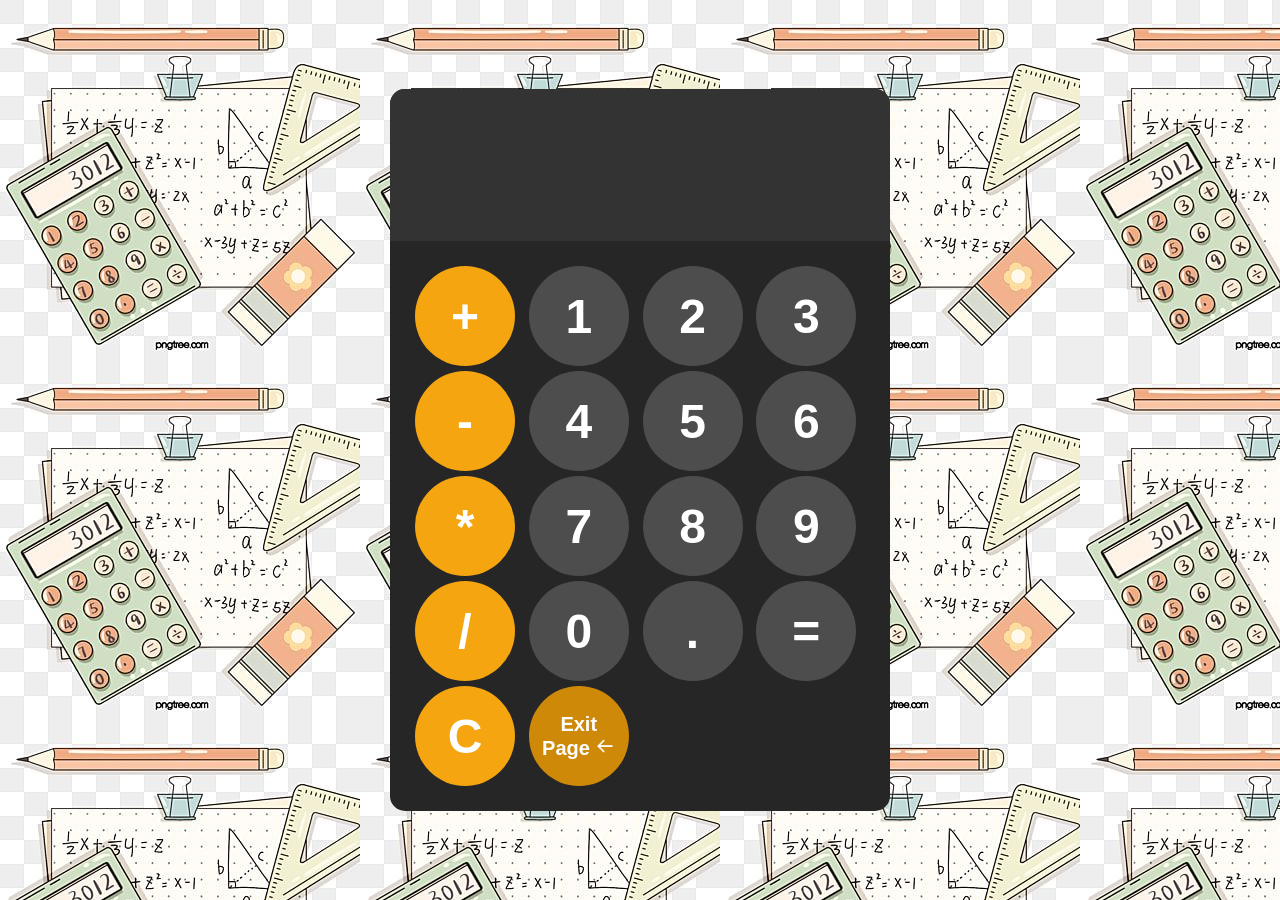
<file: JavaScript Project/Calculator/index.html>
<!DOCTYPE html>
<html lang="en">
  <head>
    <meta charset="UTF-8" />
    <meta name="viewport" content="width=device-width, initial-scale=1.0" />
    <title>Calculator</title>
    <link href='https://unpkg.com/boxicons@2.1.4/css/boxicons.min.css' rel='stylesheet'>
    <link rel="stylesheet" href="./styles/style.css" />
    <script src="./scripts/main.js"></script>
  </head>

  <body>
    <div id="calculator">
      <input id="display" readonly />
      <div id="keys">
        <button onclick="appendToDisplay('+')" class="button-color">+</button>
        <button onclick="appendToDisplay('1')">1</button>
        <button onclick="appendToDisplay('2')">2</button>
        <button onclick="appendToDisplay('3')">3</button>
        <button onclick="appendToDisplay('-')" class="button-color">-</button>
        <button onclick="appendToDisplay('4')">4</button>
        <button onclick="appendToDisplay('5')">5</button>
        <button onclick="appendToDisplay('6')">6</button>
        <button onclick="appendToDisplay('*')" class="button-color">*</button>
        <button onclick="appendToDisplay('7')">7</button>
        <button onclick="appendToDisplay('8')">8</button>
        <button onclick="appendToDisplay('9')">9</button>
        <button onclick="appendToDisplay('/')" class="button-color">/</button>
        <button onclick="appendToDisplay('0')">0</button>
        <button onclick="appendToDisplay('.')">.</button>
        <button onclick="calculate()">=</button>
        <button onclick="clearDisplay()" class="button-color">C</button>
        <button class="menu">
          <a href="./presentation.html">Exit Page</a>
          <i class='bx bx-arrow-back'></i>
        </button>
      </div>
    </div>
  </body>
</html>
</file>
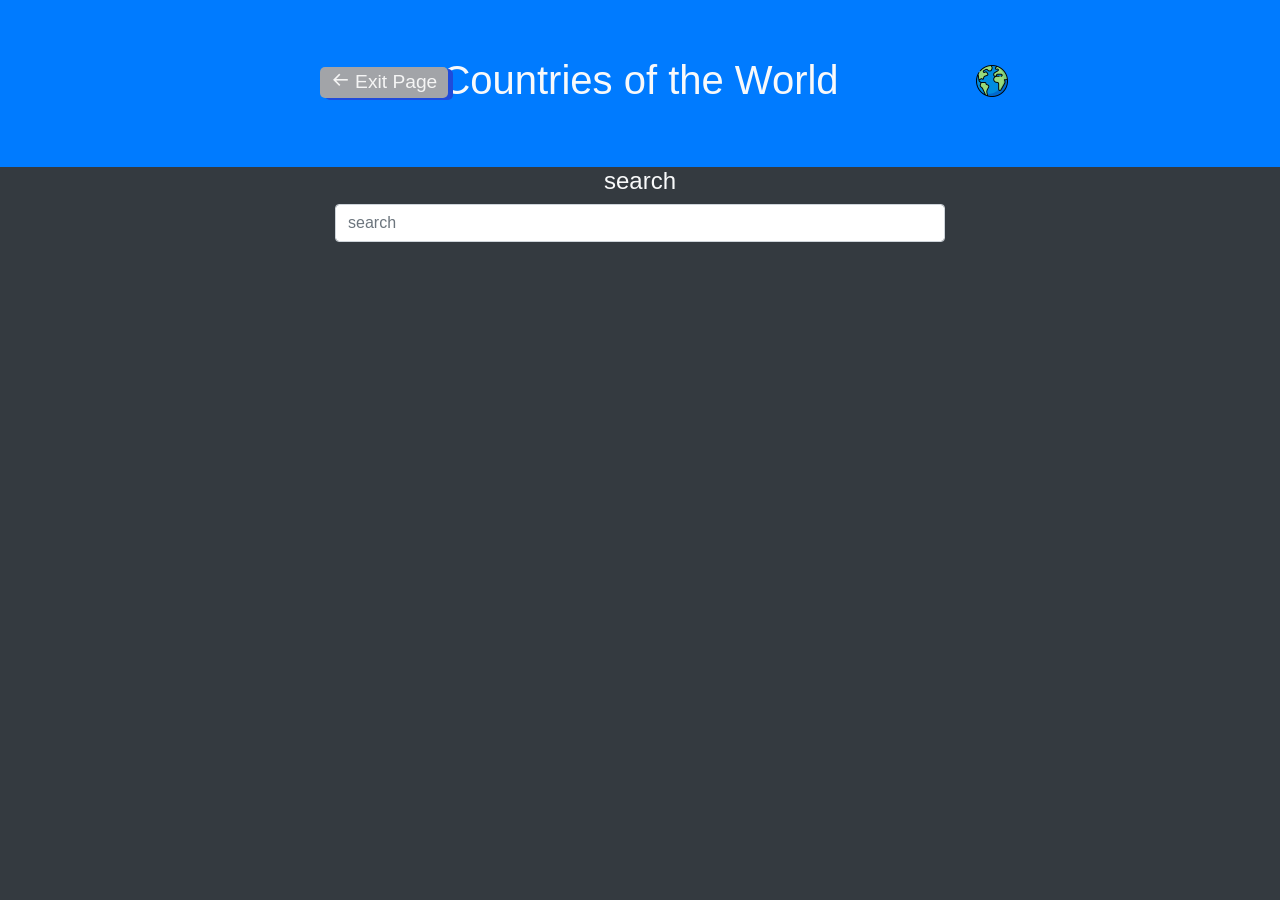
<file: JavaScript Project/Countries of the World/index.html>
<!DOCTYPE html>
<html lang="en">
  <head>
    <meta charset="UTF-8" />
    <meta name="viewport" content="width=device-width, initial-scale=1.0" />
    <title>JS-Countries-project</title>

    <link rel="stylesheet" href="./styles/style.css" />
    <script src="./scripts/script.js" async defer type="module"></script>
    <link
      href="https://unpkg.com/boxicons@2.1.4/css/boxicons.min.css"
      rel="stylesheet"
    />

    <!-- Font Awsome Link -->
    <link
      rel="stylesheet"
      href="https://cdnjs.cloudflare.com/ajax/libs/font-awesome/4.7.0/css/font-awesome.min.css"
    />
    <!-- Bootstrap link -->
    <link
      rel="stylesheet"
      href="https://cdn.jsdelivr.net/npm/bootstrap@4.3.1/dist/css/bootstrap.min.css"
      integrity="sha384-ggOyR0iXCbMQv3Xipma34MD+dH/1fQ784/j6cY/iJTQUOhcWr7x9JvoRxT2MZw1T"
      crossorigin="anonymous"
    />
  </head>

  <body class="bg-dark">
    <div class="bg-primary">
        <img class="img" src="/JavaScript Project/Countries of the World/images/earth (1).png" alt="">
      <h1 class="text-center text-light p-4">Countries of the World</h1>
      <button class="button">
        <i class="bx bx-arrow-back"></i>
        <a href="./presentation.html"
          ><span style="color: whitesmoke; text-decoration: none"
            >Exit Page</span
          ></a
        >
      </button>
    </div>

    <h4 class="text-center text-light">search</h4>
    <div class="m-auto mt-1 d-flex col-md-6 col-sm-12">
      <input
        type="text"
        class="form-control"
        id="search"
        placeholder="search"
      />
    </div>

    <div
      id="cards"
      class="container d-flex flex-wrap justify-content-center"
    ></div>
  </body>
</html>
</file>
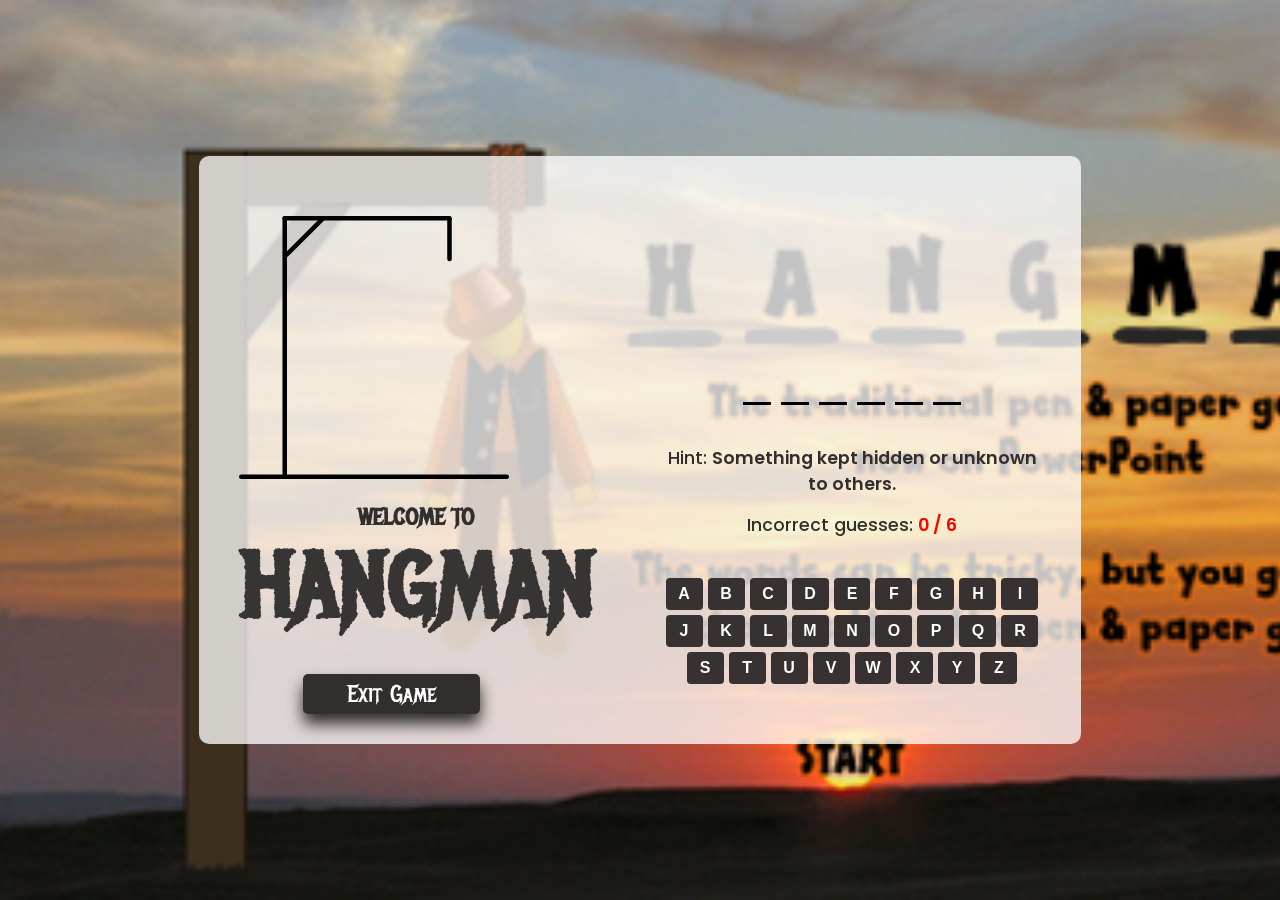
<file: JavaScript Project/Hangman/index.html>
<!DOCTYPE html>
<html lang="en">

<head>
    <meta charset="UTF-8">
    <meta name="viewport" content="width=device-width, initial-scale=1.0">
    <title>Hangman</title>
    <link rel="stylesheet" href="styles/style.css">
    <script type="module" src="scripts/word-list.js" defer></script>
    <script type="module" src="scripts/main.js" defer></script>
    
</head>

<body>
    <div class="game-modal">
        <div class="content">
            <img src="images/lost.gif" alt="gif">
            <h4>Game Over!</h4>
            <p>The correct word was: <b>rainbow</b></p>
            <button class="play-again">Play Again</button>
        </div>
    </div>
    <div class="container">
        <div class="hangman-box">
            <img src="images/hangman-0.svg" alt="hangman-img">
            <h1>Welcome to<br><span style="font-size: 90px; color: rgb(55, 52, 52);">
                    HANGMAN</span></h1>
                    <button class="button">
                        <a href="./presentation.html">Exit Game</a>
                    </button>
        </div>
        <div class="game-box">
            <ul class="word-display">
                
                <li class="letter"></li>
                <li class="letter guessed">a</li>
                <li class="letter"></li>
                <li class="letter"></li>
                <li class="letter"></li>
                <li class="letter"></li>
            </ul>
            <h4 class="hint-text">
                Hint:
                <b>Lorem ipsum dolor sit amet consectetur adipisicing elit.</b>
            </h4>
            <h4 class="guesses-text">
                Incorrect guesses:
                <b>0 / 6</b>
            </h4>
            <div class="keyboard"></div>
        </div>
    </div>
    </div>
</body>

</html>
</file>
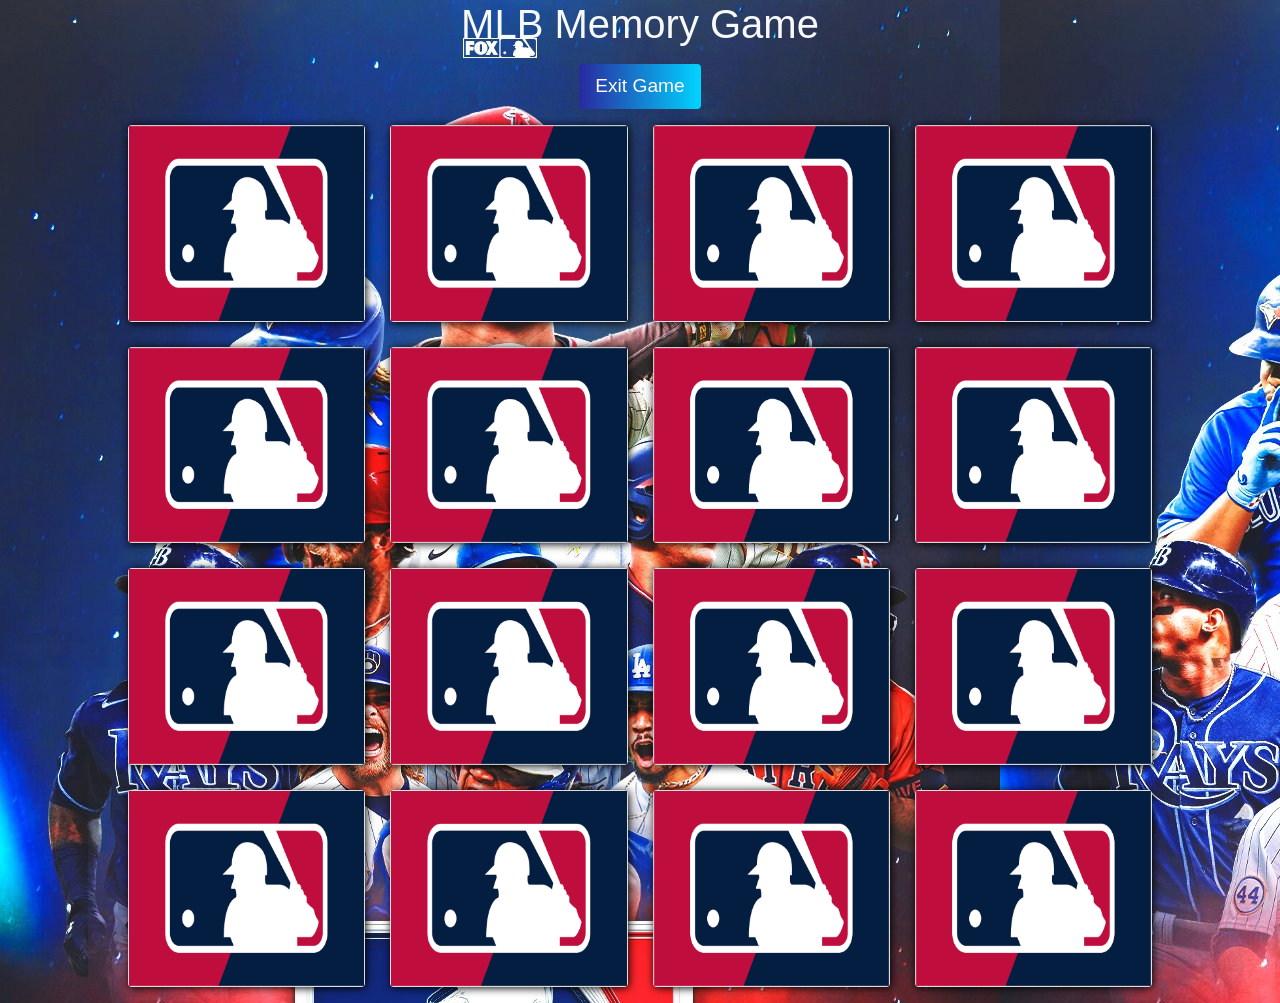
<file: JavaScript Project/Memory Game/index.html>
<!DOCTYPE html>
<html lang="en">

<head>
    <meta charset="UTF-8">
    <meta name="viewport" content="width=device-width, initial-scale=1.0">
    <title>Memory Game</title>
    <link rel="stylesheet" href="https://cdnjs.cloudflare.com/ajax/libs/font-awesome/4.7.0/css/font-awesome.min.css">
    <!-- Bootstrap link -->
    <link rel="stylesheet" href="https://cdn.jsdelivr.net/npm/bootstrap@4.3.1/dist/css/bootstrap.min.css"
        integrity="sha384-ggOyR0iXCbMQv3Xipma34MD+dH/1fQ784/j6cY/iJTQUOhcWr7x9JvoRxT2MZw1T" crossorigin="anonymous">

    <script type="module" src="scripts/main.js"></script>
    <link rel="stylesheet" href="./styles/style.css">
</head>

<body id="background">
    <div class="bg-transparent">
        <h1 class="text-center text-light p-6">MLB Memory Game</h1>
    </div>
    <button class="button">
        <a href="./presentation.html">Exit Game</a>
    </button>
    
    <div id="grid-container"></div>
</body>

</html>
</file>
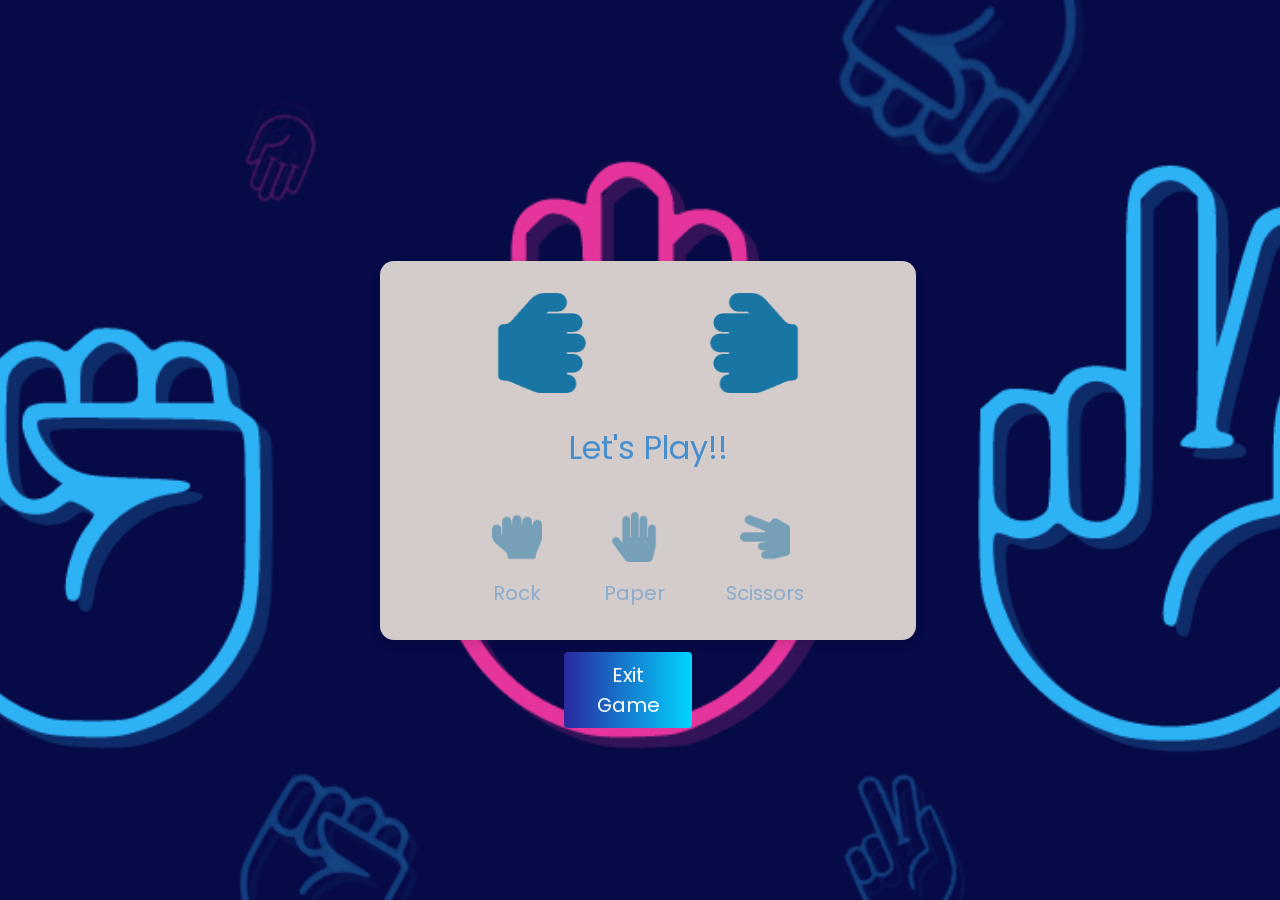
<file: JavaScript Project/Rock-Paper-Scissors/index.html>
<!DOCTYPE html>
<html lang="en">
  <head>
    <meta charset="UTF-8" />
    <meta http-equiv="X-UA-Compatible" content="IE=edge" />
    <meta name="viewport" content="width=device-width, initial-scale=1.0" />
    <title>Rock-Paper-Scissors</title>
    <link rel="stylesheet" href="./styles/style.css" />
    <script type="module" src="./scripts/main.js" defer></script>
  </head>

  <body>
    
    <section class="container">
      <div class="result_field">
        <div class="result_images">
          <span class="user_result">
            <img src="images/rock.png" alt="" />
          </span>
          <span class="cpu_result">
            <img src="images/rock.png" alt="" />
          </span>
        </div>
        <div class="result">Let's Play!!</div>
      </div>

      <div class="option_images">
        <span class="option_image">
          <img src="images/rock.png" alt="" />
          <p>Rock</p>
        </span>
        <span class="option_image">
          <img src="images/paper.png" alt="" />
          <p>Paper</p>
        </span>
        <span class="option_image">
          <img src="images/scissors.png" alt="" />
          <p>Scissors</p>
        </span>
      </div>
    </section>

    <button class="button">
      <a href="./presentation.html">Exit Game</a>
    </button>
  </body>
</html>
</file>
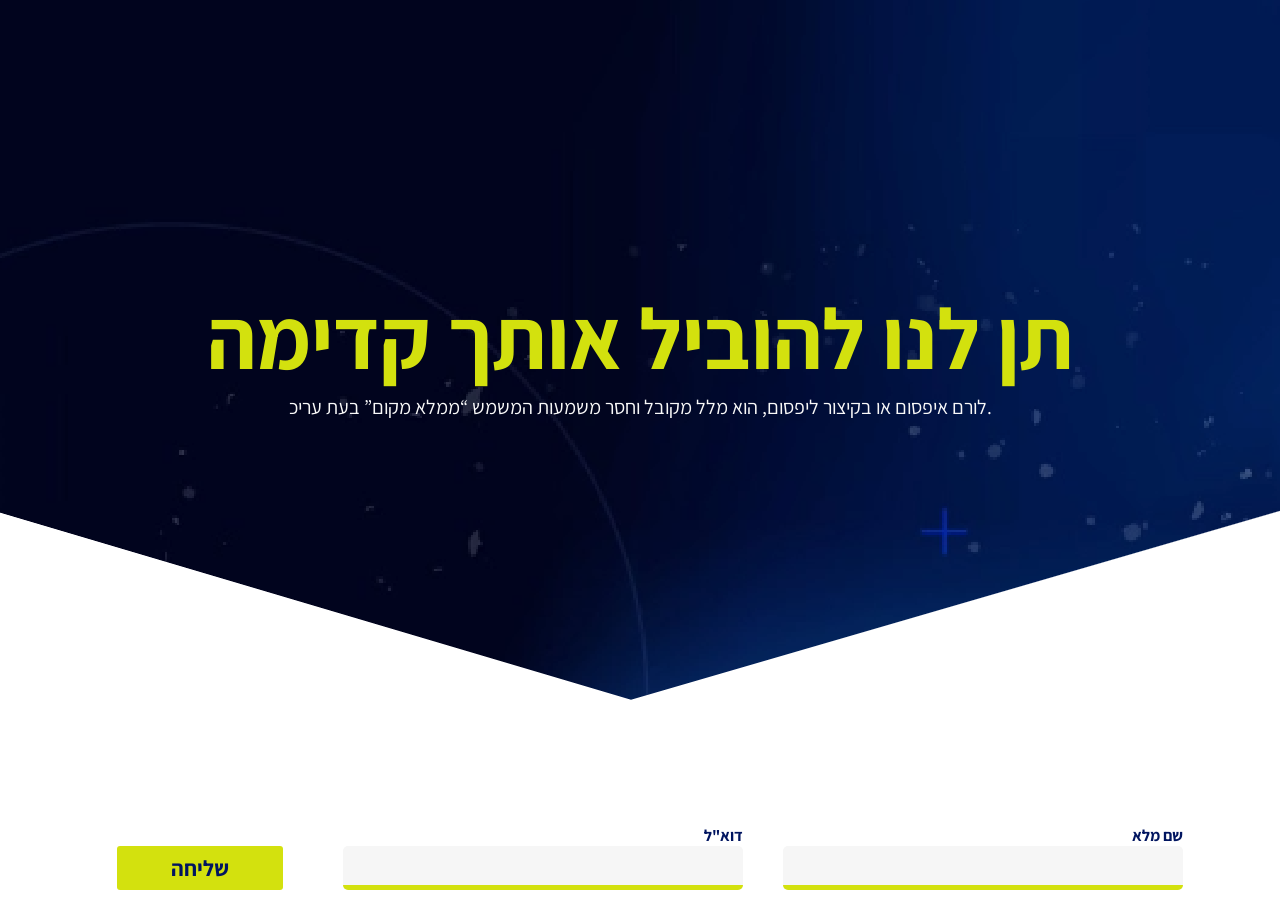
<file: HTMLProjects/BlueMoon/BlueMoon.html>
<!DOCTYPE html>
<html lang="en">

<head>
    <meta charset="UTF-8">
    <meta name="viewport" content="width=device-width, initial-scale=1.0">
    <title>Blue Moon</title>
    <link rel="preconnect" href="https://fonts.googleapis.com">
    <link rel="preconnect" href="https://fonts.gstatic.com" crossorigin>
    <link href="https://fonts.googleapis.com/css2?family=Assistant&display=swap" rel="stylesheet">
    <link rel="stylesheet" href="./BlueMoon.css">

</head>


<body>
    <div class="container">
        <section>
            <!-- <img id="background" src="../BlueMoon/images/Path 15.png" alt="Landing3"> -->
            <h1>תן לנו להוביל אותך קדימה</h1>

            <p>לורם איפסום או בקיצור ליפסום, הוא מלל מקובל וחסר משמעות המשמש “ממלא מקום” בעת עריכ.</p>
        </section>
        <div class="container-box">
            <button class="button">שליחה</button>

            <div class="email">
                <label for="lname">דוא"ל</label>
                <input type="text" id="lname" name="lname">
            </div>
            <div class="fullname">
                <label for="fname">שם מלא</label>
                <input type="text" id="fname" name="fname">
            </div>




        </div>
    </div>
</body>

</html>
</file>
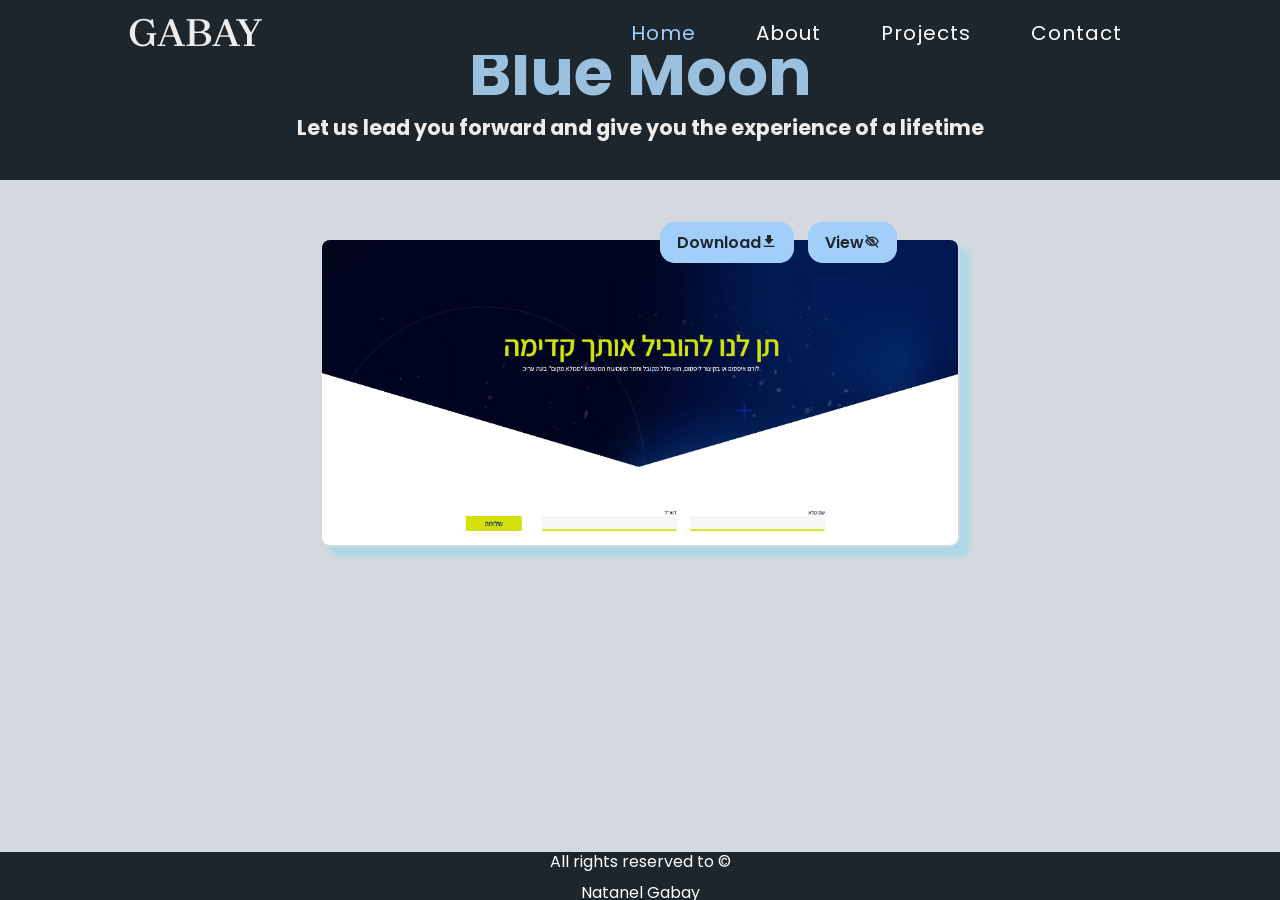
<file: HTMLProjects/BlueMoon/presentationBlueMoon.html>
<!DOCTYPE html>
<html lang="en">

<head>
    <meta charset="UTF-8">
    <meta name="viewport" content="width=device-width, initial-scale=1.0">
    <link href="https://fonts.googleapis.com/css2?family=Brygada+1918&family=Poppins:wght@200&display=swap"
        rel="stylesheet">
    <link href='https://unpkg.com/boxicons@2.1.4/css/boxicons.min.css' rel='stylesheet'>
    <link rel="stylesheet" href="./presentaionBlueMoon.css">
    <title>Project Blue Moon</title>

</head>

<body>

    <header>
        <div class="logo">GABAY</div>

        <div class="navbar">
            <a href="../../MyPortfolio/index.html#home" class="active">Home</a>
            <a href="../../MyPortfolio/index.html#about">About</a>
            <a href="../../MyPortfolio/index.html#projects">Projects</a>
            <a href="../../MyPortfolio/index.html#contact">Contact</a>
        </div>

    </header>

    <div class="body-content">
        <h1>Blue Moon</h1>
        <h3>Let us lead you forward and give you the experience of a lifetime</h3>
        <img src="./images/bluemoon.jpg.png" alt="blue moon" class="body-image">
    </div>

    <div class="btn-box">
        <a href="../../zipProjects/BlueMoon.zip">Download<i class='bx bxs-download'></i></a>
        <a href="./BlueMoon.html">View<i class='bx bx-low-vision'></i></a>
    </div>

    <footer>
        <p>All rights reserved to &copy;</p>
        <p>Natanel Gabay</p>
    </footer>

</body>

</html>
</file>
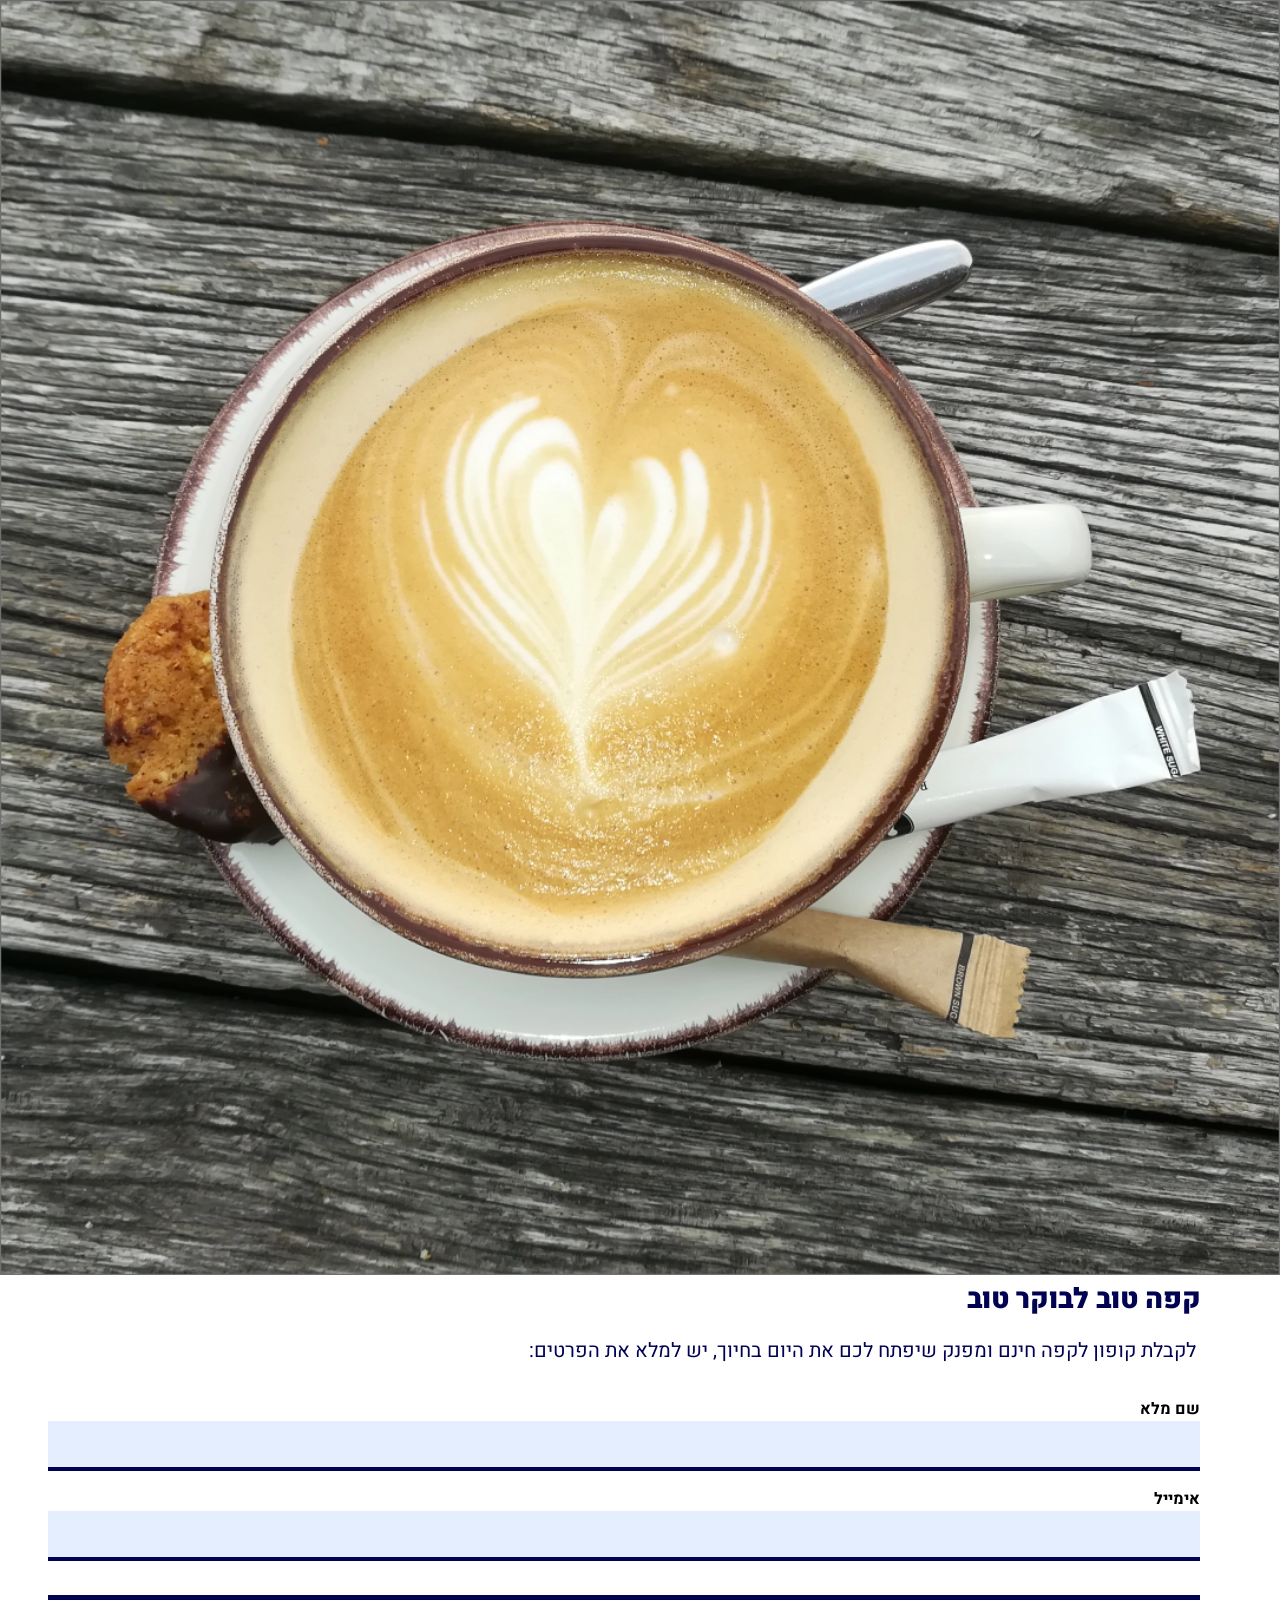
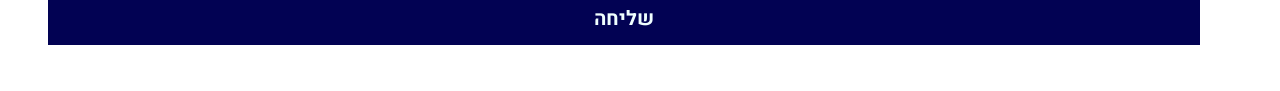
<file: HTMLProjects/Coffee/Coffee.html>
<!DOCTYPE html>
<html lang="en">

<head>
    <meta charset="UTF-8">
    <meta name="viewport" content="width=device-width, initial-scale=1.0">
    <title>Coffee</title>
    <link rel="stylesheet" href="./Coffee.css">
    <link rel="preconnect" href="https://fonts.googleapis.com">
    <link rel="preconnect" href="https://fonts.gstatic.com" crossorigin>
    <link href="https://fonts.googleapis.com/css2?family=Heebo:wght@100;200;300;400;500;600;700;800;900&display=swap"
        rel="stylesheet">

</head>

<body>
    <div id="container">
        <div id="container-img">
            <img src="../Coffee/images/Coffee.png" alt="an image of coffee">
        </div>
        <div id="container-content">
            <h2>קפה טוב לבוקר טוב</h2>
            <p>לקבלת קופון לקפה חינם ומפנק שיפתח לכם את היום בחיוך, יש למלא את הפרטים:</p>
            <form id="form">
                <div class="form-control">
                    <label for="name">שם מלא</label>
                    <input id="name" type="text">
                </div>
                <div class="form-control">
                    <label for="email">אימייל</label>
                    <input id="email" type="email" required>
                </div>
                <div class="form-control">
                    <input type="submit" value="שליחה">
                </div>
            </form>
        </div>
    </div>
</body>

</html>
</file>
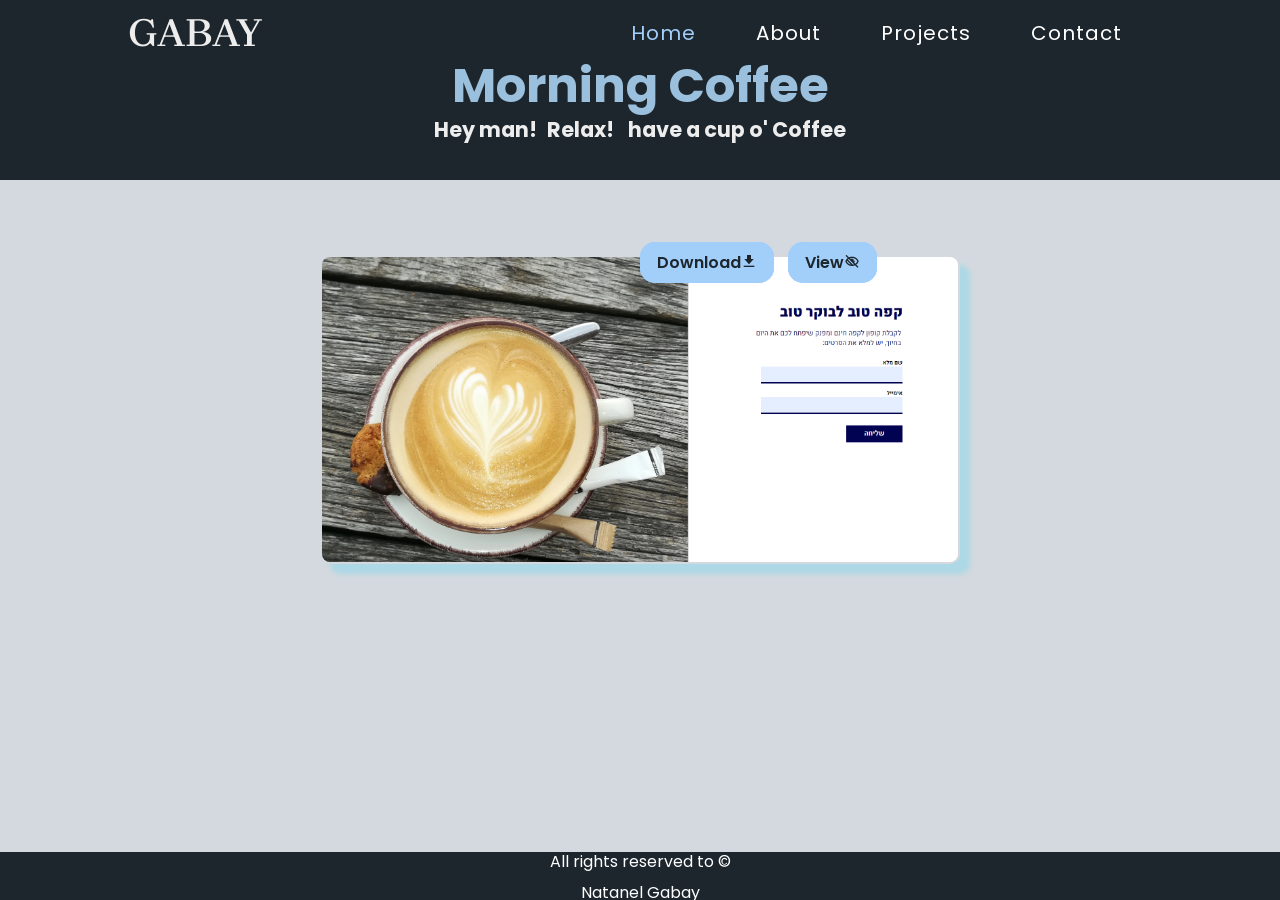
<file: HTMLProjects/Coffee/presentationCoffee.html>
<!DOCTYPE html>
<html lang="en">

<head>
    <meta charset="UTF-8">
    <meta name="viewport" content="width=device-width, initial-scale=1.0">
    <link href="https://fonts.googleapis.com/css2?family=Brygada+1918&family=Poppins:wght@200&display=swap"rel="stylesheet">
    <link href='https://unpkg.com/boxicons@2.1.4/css/boxicons.min.css' rel='stylesheet'>

    <link rel="stylesheet" href="./presentationCoffee.css">
    <title>Project Coffee</title>

</head>

<body>

    <header>
        <div class="logo">GABAY</div>

        <div class="navbar">
            <a href="../../MyPortfolio/index.html#home" class="active">Home</a>
            <a href="../../MyPortfolio/index.html#about">About</a>
            <a href="../../MyPortfolio/index.html#projects">Projects</a>
            <a href="../../MyPortfolio/index.html#contact">Contact</a>
        </div>

        

    </header>

    <div class="body-content">
        <h1> Morning Coffee</h1>
        <h3>Hey man!<span style="padding-left: 10px; padding-right: 10px;">Relax!</span>  have a cup o' Coffee</h3>
        <img src="../../MyPortfolio/images/coffee.jpg.png" alt="Coffee" class="body-image">
    </div>
    <div class="btn-box">
        <a href="../../zipProjects/Coffee.zip">Download<i class='bx bxs-download'></i></a>
        <a href="./Coffee.html">View<i class='bx bx-low-vision'></i></a>
    </div>

    <footer>
        <p>All rights reserved to &copy;</p>
        <p>Natanel Gabay</p>
    </footer>

</body>

</html>
</file>
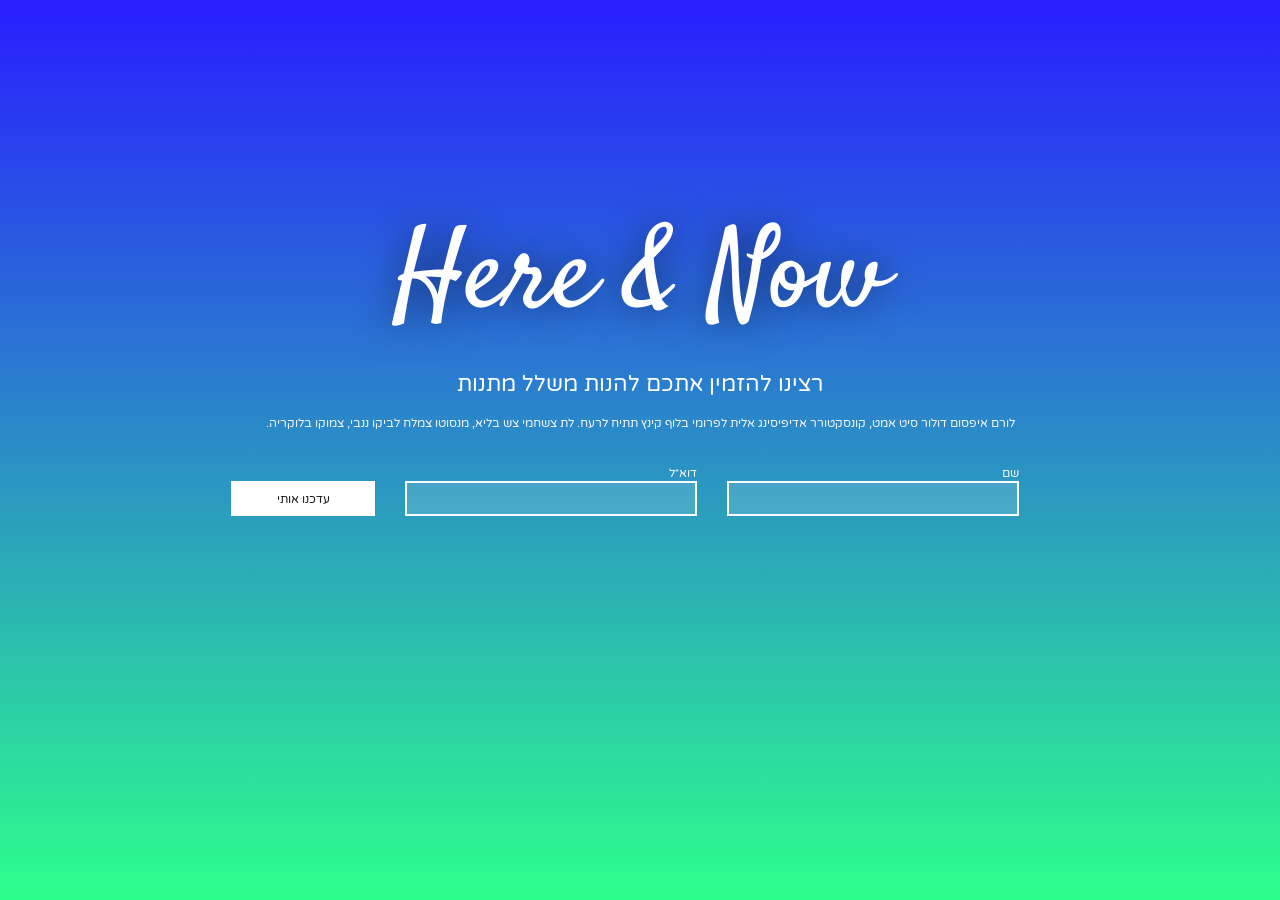
<file: HTMLProjects/HereNow/Here&Now.html>
<!DOCTYPE html>
<html lang="en">

<head>
    <meta charset="UTF-8">
    <meta name="viewport" content="width=device-width, initial-scale=1.0">
    <link rel="preconnect" href="https://fonts.googleapis.com">
    <link rel="preconnect" href="https://fonts.gstatic.com" crossorigin>
    <link href="https://fonts.googleapis.com/css2?family=Satisfy&family=Varela+Round&display=swap" rel="stylesheet">
    <link rel="stylesheet" href="./Here&Now.css">
    <title>Here & Now</title>
</head>

<body>
    <section>
        <div class="container-contect">
            <h1>Here & Now</h1>
            <h2>רצינו להזמין אתכם להנות משלל מתנות</h2>
            <p>לורם איפסום דולור סיט אמט, קונסקטורר אדיפיסינג אלית לפרומי בלוף קינץ תתיח לרעח. לת צשחמי צש בליא, מנסוטו
                צמלח לביקו
                ננבי, צמוקו בלוקריה.</p>
            <div class="container-form">
                <form id="form">
                    <div class="form-control">
                        <label for="name">שם</label>
                        <input id="name" type="text" required>
                    </div>
                    <div class="form-control">
                        <label for="email">דוא״ל</label>
                        <input id="email" type="email" required>
                    </div>
                    <div class="form-control">
                        <input type="submit" value="עדכנו אותי">
                    </div>
                </form>
            </div>
        </div>
    </section>
</body>

</html>
</file>
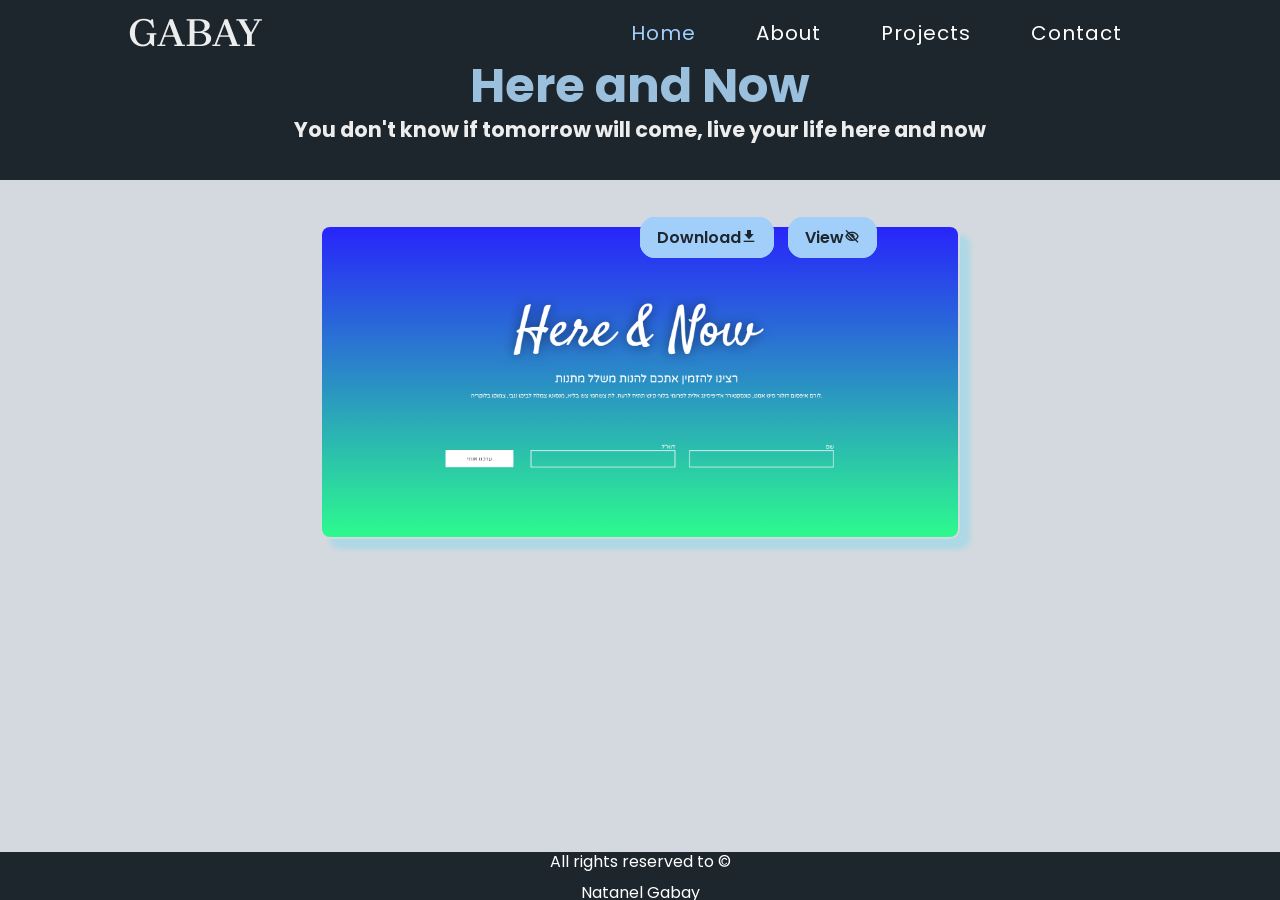
<file: HTMLProjects/HereNow/presentationHere&now.html>
<!DOCTYPE html>
<html lang="en">

<head>
    <meta charset="UTF-8">
    <meta name="viewport" content="width=device-width, initial-scale=1.0">
    <link href="https://fonts.googleapis.com/css2?family=Brygada+1918&family=Poppins:wght@200&display=swap"
        rel="stylesheet">
    <link href='https://unpkg.com/boxicons@2.1.4/css/boxicons.min.css' rel='stylesheet'>

    <link rel="stylesheet" href="./presentationHere&Now.css">
    <title>Project Here and Now</title>

</head>

<body>

    <header>
        <div class="logo">GABAY</div>

        <div class="navbar">
            <a href="../../MyPortfolio/index.html#home" class="active">Home</a>
            <a href="../../MyPortfolio/index.html#about">About</a>
            <a href="../../MyPortfolio/index.html#projects">Projects</a>
            <a href="../../MyPortfolio/index.html#contact">Contact</a>
        </div>

    </header>

    <div class="body-content">
        <h1>Here and Now</h1>
        <h3>You don't know if tomorrow will come, live your life here and now</h3>
        <img src="./images/Here&Now.jpg.png" alt="here and now" class="body-image">
    </div>

    <div class="btn-box">
        <a href="../../zipProjects/HereNow.zip">Download<i class='bx bxs-download'></i></a>
        <a href="./Here&Now.html">View<i class='bx bx-low-vision'></i></a>
    </div>

    <footer>
        <p>All rights reserved to &copy;</p>
        <p>Natanel Gabay</p>
    </footer>

</body>

</html>
</file>
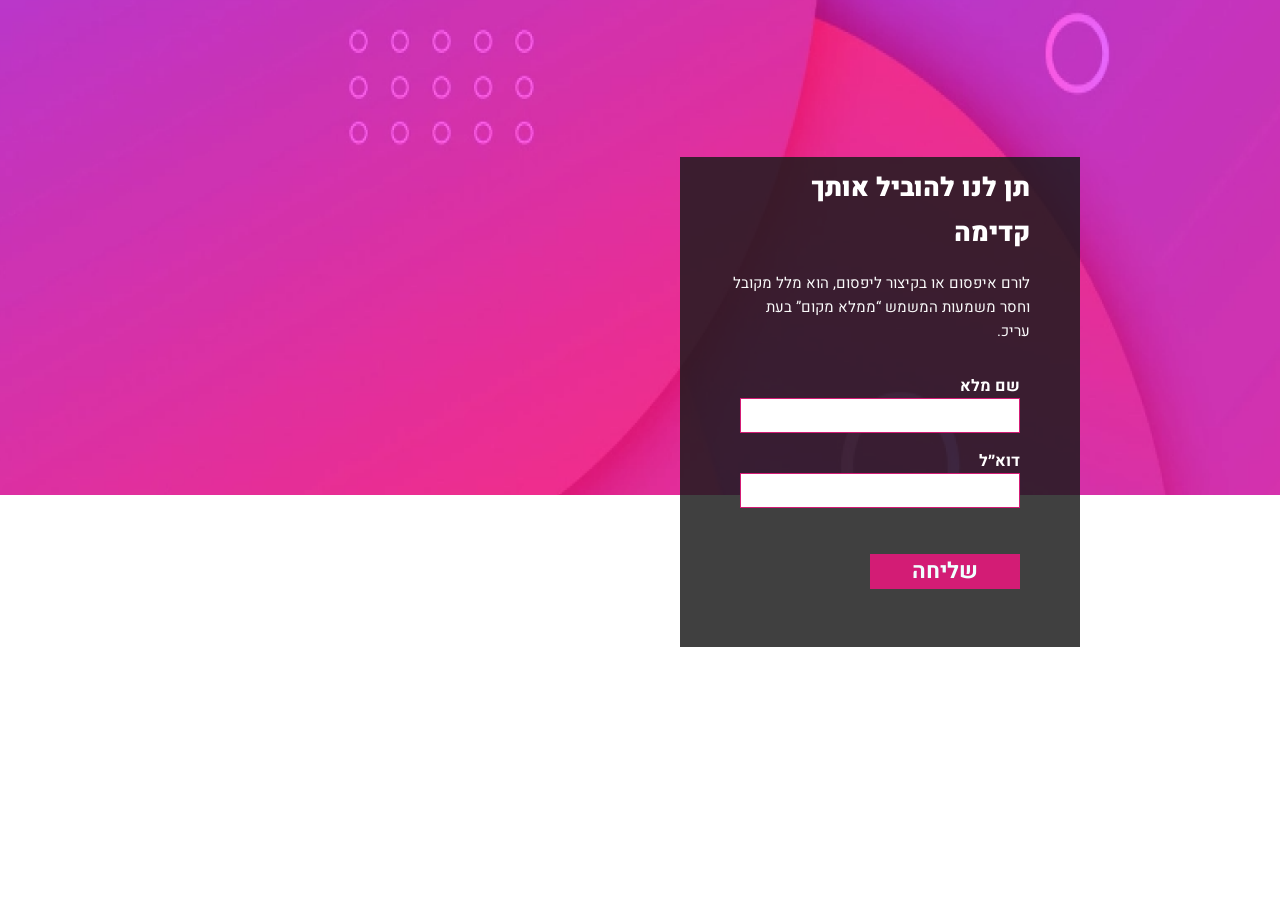
<file: HTMLProjects/PinkFloyd/PinkFloyd.html>
<!DOCTYPE html>
<html lang="en">

<head>
    <meta charset="UTF-8">
    <meta name="viewport" content="width=device-width, initial-scale=1.0">
    <link rel="stylesheet" href="./PinkFloyd.css">
    <link rel="preconnect" href="https://fonts.googleapis.com">
    <link rel="preconnect" href="https://fonts.gstatic.com" crossorigin>
    <link href="https://fonts.googleapis.com/css2?family=Heebo:wght@100;200;300;400;500;600;700;800;900&display=swap"
        rel="stylesheet">
    <title>project2</title>
</head>

<body>
    <div class="main">
        <div id="container-contect">
            <h2>תן לנו להוביל אותך קדימה</h2>
            <p>לורם איפסום או בקיצור ליפסום, הוא מלל מקובל וחסר משמעות המשמש “ממלא מקום” בעת עריכ.</p>
            <form id="form">
                <div class="form-control">
                    <label for="name">שם מלא</label>
                    <input id="name" type="text" required>
                </div>
                <div class="form-control">
                    <label for="email">דוא״ל</label>
                    <input id="email" type="email" required>
                </div>
                <div class="form-control">
                    <input type="submit" value="שליחה">
                </div>
            </form>
        </div>
    </div>
</body>

</html>
</file>
<file: JavaScript Project/Calculator/styles/style.css>
body {
    background-image: url('../images/calculator.jpg');
    margin: 0;
    display: flex;
    justify-content: center;
    align-items: center;
    height: 100vh;
    background-color: hsl(0, 0%, 95%);
}



#calculator {
    font-family: Arial, sans-serif;
    background-color: hsl(0, 0%, 15%);
    border-radius: 15px;
    max-width: 500px;
    overflow: hidden;
}

#display {
    width: 100%;
    padding: 30px;
    font-size: 5rem;
    text-align: left;
    border: none;
    background-color: hsl(0, 0%, 20%);
    color: white;
}

#keys {
    display: grid;
    grid-template-columns: repeat(4, 1fr);
    gap: 5px;
    padding: 25px;
}


button {
    width: 100px;
    height: 100px;
    border-radius: 50px;
    border: none;
    background-color: hsl(0, 0%, 30%);
    color: white;
    font-size: 3rem;
    font-weight: bold;
    cursor: pointer;
}


.menu ,a {
    color:white;
    font-size: 20px;
    text-decoration: none;
    background-color:rgb(206, 137, 9);
}
.menu:hover{
    background-color: rgb(255, 183, 48);
}
a{
    background: none;
}


button:hover {
    background-color: hsl(0, 0%, 40%);
}

button:active {
    background-color: hsl(0, 0%, 50%);
}

.button-color {
    background-color: rgb(244, 165, 16);
}

.button-color:hover {
    background-color: rgb(255, 183, 48);
}

.button-color:active {
    background-color: rgb(233, 192, 116);
}
</file>
<file: JavaScript Project/Countries of the World/styles/style.css>
.card-img-top {
    height: 35%;
    object-fit: cover;
}

.fa:hover {
    cursor: pointer;
}

.container {
    margin: 3rem;
}

.card {
    height: 35vh;
}

.button {
    margin-left: 50%;
    position: relative;
    right: 25%;
    bottom: 69px;
    width: 10%;
    border-radius: 5px;
    box-shadow: 5px 2px rgb(31, 75, 218);
    background-color: #a2a4a8;
    color: whitesmoke;
    border: none;
}
a{
    color: whitesmoke;
}

.button:hover {
    background-color: rgb(183, 175, 175);
}

  .button ,a{
    font-size: 1.2rem;
    text-decoration: none;
}

.img {
    position: relative;
    top: 65px;
    left: 61rem;
}
 

@media (max-width: 768px){
    .button{
        width: 40%;
        right: 20%;
        bottom: 12px;
    }

    .img {
        position: relative;
        left: 18rem;
        top: 7rem;
    }
}
</file>
<file: JavaScript Project/Hangman/styles/style.css>
@import url('https://fonts.googleapis.com/css2?family=Metal+Mania&family=Open+Sans:ital,wght@0,300..800;1,300..800&family=Poppins:ital,wght@0,100;0,200;0,300;0,400;0,500;0,600;0,700;0,800;0,900;1,100;1,200;1,300;1,400;1,500;1,600;1,700;1,800;1,900&display=swap');

* {
    margin: 0;
    padding: 0;
    box-sizing: border-box;

}

body {
    display: flex;
    align-items: center;
    padding: 0 10px;
    justify-content: center;
    min-height: 100vh;
    background-image: url('../images/Hangman-bg.png');
    background-size: cover;
}

h1 {
    font-family: 'Metal Mania', cursive;
    color: rgb(50, 46, 46)
}

h4 {
    font-family: 'Poppins', sans-serif;
    color: rgb(50, 46, 46)
}

p{
    font-family: 'Poppins', sans-serif; 
}


.container {
    width: 70%;
    display: flex;
    padding: 60px 40px;
    gap: 70px;
    align-items: flex-end;
    background: #ffffffc3;
    border-radius: 10px;
}

.hangman-box img {
    max-width: 270px;
}

.hangman-box h1 {
    font-size: 1.45rem;
    margin-top: 20px;
    text-align: center;
    text-transform: uppercase;
}

.button{
    width: 50%;
    background-color: rgb(50, 46, 46);
    font-family: 'Metal Mania', cursive;
    font-size: 1.5rem;
    color: #fff;
    border: none;
    border-radius: 5px;
    padding: 5px 0;
    position: relative;
    top: 30px;
    left: 4rem;
    cursor: pointer;
    box-shadow: 0 10px 15px 0 rgb(50, 46, 46);
}

.button:hover{
    background-color: rgb(64, 62, 62);
    color: #fff;
}

a{
    text-decoration: none;
    color: #fff;

}

.word-display {
    display: flex;
    gap: 10px;
    list-style: none;
    justify-content: center;
}

.word-display .letter {
    width: 28px;
    font-size: 2rem;
    text-align: center;
    font-weight: 600;
    text-transform: uppercase;
    margin-bottom: 40px;
    border-bottom: 3px solid #000;
}

.word-display .letter.guessed {
    border-color: transparent;
    margin: -40px 0 35px;
    font-family: 'Poppins', sans-serif;}

.game-box h4 {
    text-align: center;
    font-size: 1.1rem;
    font-weight: 500;
    margin-bottom: 15px;
}

.game-box h4 b {
    font-weight: 600;
}

.game-box .guesses-text b {
    color: red;
}

.game-box .keyboard {
    display: flex;
    gap: 5px;
    margin-top: 40px;
    flex-wrap: wrap;
    justify-content: center;
}
:where(.game-modal, .keyboard) button {
    color: #fff;
    font-size: 1rem;
    font-weight: 600;
    cursor: pointer;
    outline: none;
    border: none;
    background: rgb(55, 49, 49);
    border-radius: 4px;
    text-transform: uppercase;
    
}
.keyboard button{
    padding: 7px;
    width: calc(100% / 9 - 5px);
}

.keyboard button[disabled] {
    opacity: 0.6;
    pointer-events: none;

}

:where(.game-modal, .keyboard) button:hover {
    background: #1e1a1a;
}

.game-modal{
    position: fixed;
    left: 0;
    top: 0;
    width: 100%;
    height: 100%;
    opacity: 0;
    pointer-events: none;
    z-index: 999;
    display: flex;
    align-items: center;
    justify-content: center;
    background: rgba(0, 0, 0, 0.6);
    transition: opacity 0.4s ease;
}

.game-modal.show{
    opacity: 1;
    pointer-events: auto;
}

.game-modal .content{
    background: #fff;
    max-width: 420px;
    width: 100%;
    text-align: center;
    border-radius: 10px;
    padding: 30px;
}

.game-modal img{
    max-width: 130px;
    margin-bottom: 20px;
}

.game-modal h4{
    font-size: 1.53rem;
}

.game-modal p{
    font-size: 1.15rem;
    margin: 15px 0 30px;
    font-weight: 500;
}

.game-modal p b {
    color: rgb(227, 224, 28);
    font-weight: 600;
    
}

.game-modal button{
    padding: 12px 23px;
}

@media (max-width: 782px ) {
    .container{
        flex-direction: column;
        padding: 30px 15px;
        align-items: center;
    }

    .hangman-box img{
        max-width: 200px;
    }

    .hangman-box h1{
        display: none;
    }

    .button {
        width: 33%;
        background-color: rgb(50, 46, 46);
        font-family: 'Metal Mania', cursive;
        font-size: 15px;
        color: #fff;
        border: none;
        border-radius: 5px;
        padding: 5px 0;
        position: relative;
        top: 0rem;
        left: 5rem;
        cursor: pointer;
        box-shadow: 0 10px 15px 0 rgb(50, 46, 46);
    }
}
</file>
<file: JavaScript Project/Memory Game/styles/style.css>
* {
    box-sizing: border-box;
    margin: 0;
    padding: 0;
}

#grid-container {
    margin: 16px auto;
    min-height: calc(100vh - 38px);
    max-width: 80%;
    display: grid;
    grid-template-columns: repeat(4, 1fr);
    gap: 25px;
}

.card {
    width: 100%;
    position: relative;
    box-shadow: 1px 1px 8px black;
}

.card img {
    /* absolute to the parent with a position property */
    /* if parent with position does not exist -> absolute to html */
    position: absolute;
    height: 100%;
    width: 100%;
    backface-visibility: hidden;
    transition: all 0.5s;
}

.back {
    transform: rotateY(0deg);
}

.front {
    transform: rotateY(180deg);
}

.card.flip .back {
    transform: rotateY(180deg);
}

.card.flip .front {
    transform: rotateY(0deg);
}

#background {
    background-image: url("../images/mlb_w2.jpg_large.jpg");
}


.button{
    margin: 16px auto;
    text-decoration: none;
    display: block;
    padding: 8px 16px;
    border: 1px solid black;
    border: none;
    border-radius: 4px;
    cursor: pointer;
    background: linear-gradient(90deg, rgb(212, 3, 3) 0%, rgb(41, 41, 159) 0%, rgba(0,212,255,1) 100%);
}

 a{
    text-decoration: none;
    color: rgb(255, 249, 249);
    font-size: 1.2rem;
}
</file>
<file: JavaScript Project/Rock-Paper-Scissors/styles/style.css>
@import url("https://fonts.googleapis.com/css2?family=Poppins:wght@200;300;400;500;600;700&display=swap");

* {
  margin: 0;
  padding: 0;
  box-sizing: border-box;
  font-family: "Poppins", sans-serif;
}


body {
  height: 100vh;
  display: flex;
  align-items: center;
  justify-content: center;
  background-image: url("../images/RPS-bgi.png");
  background-size: cover;
  background-position: center;
  background-repeat: no-repeat;
}
::selection {
  color: #fff;
  background-color: #468ecd;
}

.container {
  padding: 2rem 7rem;
  margin-left: 9rem;
  border-radius: 14px;
  background: #d4cbcb;
  box-shadow: 0 5px 10px rgba(0, 0, 0, 0.1);
}

.result{
  display: flex;
  flex-direction: column;
  justify-content: center;
  text-align: center;
}

.button {
  width: 10%;
  font-size: 1.235rem;
  text-decoration: none;
  position: relative;
  right: 22rem;
  top: 15rem;
  display: block;
  padding: 8px 16px;
  border: 1px solid black;
  border: none;
  border-radius: 4px;
  cursor: pointer;
  background: linear-gradient(90deg, rgb(212, 3, 3) 0%, rgb(41, 41, 159) 0%, rgba(0, 212, 255, 1) 100%);
}
.button:hover {
  background: linear-gradient(90deg, rgb(140, 5, 5) 0%, rgb(51, 51, 122) 0%, rgb(5, 139, 165) 100%);
}

a{
  text-decoration: none;
  color: white;
  font-family: "Poppins", sans-serif;
}

.result_images {
  display: flex;
  column-gap: 7rem;
}
.container.start .user_result {
  transform-origin: left;
  animation: userShake 0.7s ease infinite;
}
@keyframes userShake {
  50% {
    transform: rotate(10deg);
  }
}
.container.start .cpu_result {
  transform-origin: right;
  animation: cpuShake 0.7s ease infinite;
}
@keyframes cpuShake {
  50% {
    transform: rotate(-10deg);
  }
}
.result_images img {
  width: 100px;
}
.user_result img {
  transform: rotate(90deg);
}
.cpu_result img {
  transform: rotate(-90deg) rotateY(180deg);
}
.result {
  text-align: center;
  font-size: 2rem;
  color: #468ecd;
  margin-top: 1.5rem;
}
.option_image img {
  width: 50px;
}
.option_images {
  display: flex;
  align-items: center;
  margin-top: 2.5rem;
  justify-content: space-between;
}
.container.start .option_images {
  pointer-events: none;
}
.option_image {
  display: flex;
  flex-direction: column;
  align-items: center;
  opacity: 0.5;
  cursor: pointer;
  transition: opacity 0.3s ease;
}
.option_image:hover {
  opacity: 1;
}
.option_image.active {
  opacity: 1;
}
.option_image img {
  pointer-events: none;
}
.option_image p {
  color: #468ecd;
  font-size: 1.235rem;
  margin-top: 1rem;
  pointer-events: none;
}


@media (max-width: 768px) {
  .container {
    padding: 2rem 3rem;
    margin-right: 6rem;
  }
  .result_images {
    flex-direction: column;
    align-items: center;
  }
  .result_images img {
    margin-bottom: 2rem;
  }
  .option_images {
    flex-direction: column;
  }
  .option_image {
    margin-bottom: 2rem;
  }

  .button {
    width: 21%;
    font-size: 1.235rem;
    text-decoration: none;
    position: relative;
    right: 5rem;
    top: 2rem;
    display: block;
    padding: 8px 16px;
    border: 1px solid black;
    border: none;
    border-radius: 4px;
    cursor: pointer;
    background: linear-gradient(90deg, rgb(212, 3, 3) 0%, rgb(41, 41, 159) 0%, rgba(0, 212, 255, 1) 100%);
}
}
</file>
<file: HTMLProjects/BlueMoon/BlueMoon.css>
* {
    margin: 0;
    padding: 0;
    box-sizing: border-box;
}

#background {
    width: 100vw;
    height: 65vh;

}

.container {
    width: 100vw;
    height: 100vh;
    background-color: rgb(255, 255, 255);
}

section {
    width: 100vw;
    height: 700px;
    display: flex;
    font-family: 'Assistant', sans-serif;
    background: url('../BlueMoon/images/Path 15.png');
    flex-direction: column;
    align-content: center;
    justify-content: center;
    align-items: center;
    background-position: bottom;
}

h1 {
    color: #D3E10E;

    font-size: 86px;

}

p {
    color: #F9F9F9;
    font-size: 20px;

}

input[type=text] {
    width: 400px;
    padding: 12px 20px;
    box-sizing: border-box;
    border: none;
    border-bottom: 5px solid #D3E10E;
    background-color: #F6F6F6;
    border-radius: 5px;
    display: flex;
}

.container-box {
    justify-content: center;
    display: flex;
    text-align: right;
    height: 40px;
    flex-direction: row;
    align-items: flex-end;
    margin-top: 150px;
}

.container-box div {
    margin: 0 20px 0 20px;
}

.container-box button {
    margin: 0 40px 0 40px;
}

label {
    font: 16px 'Assistant',
        sans-serif;
    color: #011560;
    font-weight: bold;
}

button {
    border: none;
    color: white;
    font: normal normal bold 22px/30px Assistant;
    width: 166px;
    text-align: center;
    text-decoration: none;

    transition-duration: 0.4s;
    cursor: pointer;
    border-radius: 3px;
    background-color: #D3E10E;
    padding: 7px;
    color: #011560;

}

.button:hover {
    background-color: #797678;
    color: white;
}

@media (max-width: 992px) {

    input[type=text] {
        width: 80vw;
        padding: 12px 20px;
        box-sizing: border-box;
        border: none;
        border-bottom: 5px solid #D3E10E;
        background-color: #F6F6F6;
        border-radius: 5px;
        display: flex;
    }

    section h1 {
        font-size: 2.4em;

    }

    .container-box button,
    .container-box div {
        margin: 0;
        margin-top: 20px;
    }

    p {
        color: #F9F9F9;
        font-size: 20px;
        text-align: center;
    }


    .container {
        width: 100vw
    }

    .container-box {
        flex-direction: column-reverse;
    }


    .button {
        margin-top: 30px;
        width: 80vw;
        font: normal normal bold 14px/19px Heebo;
        color: #011560;
        border: 1px solid #00000029;
    }

    input[type=text] {
        background-color: #E5EEFF;
    }


    label {
        font: normal normal bold 16px/14px Heebo;
        color: #011560
    }

    .container-box {
        align-items: center;
    }

    section {
        height: 450px;
        width: 100%;
        justify-content: center;
        align-items: center;
    }
}
</file>
<file: HTMLProjects/BlueMoon/presentaionBlueMoon.css>
@import url("https://fonts.googleapis.com/css2?family=Poppins:wght@200;300;400;500;600;700;800;900&display=swap");

* {
  margin: 0;
  padding: 0;
  box-sizing: border-box;
}

body {
  margin: 0;
  background-color: #d3d9de;
  font-family: "Poppins", sans-serif;
  height: auto;
}

/* Header styles */
header {
  position: fixed;
  top: 10px;
  left: 0;
  width: 100%;
  height: 5%;
  padding: 20px 10%;
  background-color: #1d262d;
  display: flex;
  justify-content: space-between;
  align-items: center;
  z-index: 100;
}

.navbar {
  display: flex;
  justify-content: center;
}

.navbar a {
  font-size: 20px;
  color: #fff;
  text-decoration: none;
  padding: 10px 20px;
  margin: 0 10px;
  letter-spacing: 1px;
  border-radius: 5px;
  transition: background-color 0.3s ease;
}

.navbar a:hover {
  background-color: #555;
  color: #9ac0dd;
}

.navbar a:hover,
.navbar a.active {
  color: #a2cefa;
}

.logo {
  position: relative;
  font-family: "Brygada 1918", serif;
  font-size: 40px;
  color: #ededed;
  text-decoration: none;
  font-weight: 600;
}

.logo::before {
  content: "";
  position: absolute;
  top: 0;
  right: 0;
  width: 100%;
  height: 100%;
  background: #1d262d;
  animation: showRight 1s ease forwards;
  animation-delay: 0.4s;
}

@keyframes showRight {
  100% {
    width: 0;
  }
}

/* Body styles */
.body-content {
  width: 100vw;
  height: 20vh;
  background: #1d262d;
  color: #9ac0dd;
  text-align: center;
  padding: 25px 0 20px;
}

.body-content h1 {
  font-size: 4em;
}

.body-content h3 {
  color: #ededed;
  font-size: 1.3rem;
  margin-top: -0.5rem;
}

.body-image {
  width: 50%;
  height: auto;
  margin: 95px 0 0 0;
  /* originally margin: 170px 0 0 0 (if needed to bring back)*/
  border: 2px solid transparent;
  border-radius: 10px;
  box-shadow: 10px 10px 5px lightblue;
  transition: 0.8s;
}

.body-image:hover {
  width: 60%;
  transition: 0.6s;
}

.btn-box {
  margin-left: 650px;
  margin-top: 50px;

  /* originally 
    margin-left: 820px
    margin-top: 110px 
    (if needed to bring back) */
}

.btn-box a {
  width: 6em;
  padding: 7px 15px;
  margin-left: 10px;
  background: #a2cefa;
  border: 2px solid #a2cefa;
  border-radius: 15px;
  font-size: 16px;
  color: #1d262d;
  text-decoration: none;
  font-weight: 600;
  z-index: 1;
  overflow: hidden;
  transition: 0.5s;
}

.btn-box a:hover {
  background: #1d262d;
  color: #d3d9de;
}

footer {
  background-color: #1d262d;
  color: #fff;
  text-align: center;
  padding: 7px 0;
  position: fixed;
  bottom: 0px;
  width: 100%;
  height: 3rem;
  justify-content: space-between;
}

p{
 margin-bottom: 1rem;
 margin-top: -10px;
}

@media (min-width: 430px) and (max-width: 768px) {
  header {
    position: fixed;
    top: 6px;
    left: 0;
    width: 100%;
    height: 2vh;
    padding: 20px 10% 42px;
    background-color: #1d262d;
    display: flex;
    justify-content: space-between;
    align-items: center;
    z-index: 100;
  }

  .body-content h1 {
    font-size: 4em;
    position: relative;
    top: 0px;
    right: 6rem;
  }
  .body-content h3 {
    color: #ededed;
    font-size: 12px;
    margin-right: 13rem;
    margin-top: -13.8px;
  }
  .btn-box a {
    padding: 4px 17px;
    margin-left: -26rem;
    margin-right: 11rem;
    background: #a2cefa;
    border: 2px solid #a2cefa;
    border-radius: 15px;
    font-size: 16px;
    color: #1d262d;
    text-decoration: none;
  }

  .navbar {
    display: flex;
    justify-content: center;
    position: relative;
    align-content: center;
    align-items: center;
    margin-top: -1rem;
    flex-direction: row;
    flex-wrap: nowrap;
    right: 10rem;
    bottom: 0rem;
  }

  .body-image {
    width: 64%;
    height: auto;
    margin: 6rem 14rem 0 0;
    border: 2px solid transparent;
    border-radius: 10px;
    box-shadow: 10px 10px 5px rgb(41, 42, 43);
    transition: 0.8s;
  }

  .body-content {
    width: 150vw;
    height: 18vh;
    background: #1d262d;
    color: #9ac0dd;
    text-align: center;
    padding: 50px 0 20px;
  }
  .logo {
    position: relative;
    right: 3rem;
    bottom: 0.5rem;
    font-family: "Brygada 1918", serif;
    font-size: 25px;
    color: #ededed;
    text-decoration: none;
    font-weight: 600;
  }
  .navbar a {
    font-size: 17px;
    color: #fff;
    text-decoration: none;
    padding: 4px 1px;
    margin: 0px 4px;
    letter-spacing: 1px;
    border-radius: 5px;
    transition: background-color 0.3s ease;
  }

  .btn-box {
    margin-left: 629px;
    margin-top: 50px;
  }

  footer {
    background-color: #1d262d;
    color: #fff;
    text-align: center;
    padding: 7px 0;
    position: fixed;
    right: 7rem;
    bottom: -31px;
    width: 100%;
    height: 36rem;
    justify-content: space-between;
  }

  p {
    margin-bottom: 1rem;
    margin-top: 0px;
  }
}
</file>
<file: HTMLProjects/Coffee/Coffee.css>
* {
    padding: 0;
    margin: 0;
    box-sizing: border-box;
}

#container {
    display: flex;
}

#container-content {

    margin-top: 15vh;
    direction: rtl;
    display: flex;
    flex-direction: column;
    align-items: flex-start;
    gap: 1em;
    margin: auto;
    margin-top: 15vh;
    width: 25vw;
}

#container-content>h2 {
    font: normal normal 900 43px/63px Heebo;
    color: #020253;
    margin-right: 15px;
}

#container-content>p {

    font: normal normal normal 20px/29px Heebo;
    color: #020253;
    margin-right: 20px;
}

.form-control {
    display: flex;
    flex-direction: column;
    margin: 1em;
}

.form-control>input {
    width: 418px;
    height: 50px;
    background: #E5EEFF 0% 0% no-repeat padding-box;
    border: 0;
    border-bottom: 4px solid #020253;
}

.form-control>input[type=submit] {
    width: 166px;
    height: 50px;
    background: #020253 0% 0% no-repeat padding-box;
    color: azure;
    font: normal normal bold 20px/19px Heebo;
    margin-top: 18px;
}

label {
    font: normal normal bold 16px/24px Heebo;
}








@media (max-width:1300px) {
    #container {
        flex-direction: column;
        width: fit-content;
    }

    #container-content {
        width: 90vw;
        margin: auto;
        margin-bottom: 30px;
    }

    #container-content h2 {
        font: normal normal 900 28px/41px Heebo;
    }
   

    .form-control input {
        width: 90vw;
    }



    .form-control input[type=submit] {
        width: 90vw;
    }

        #container-contect p {
            font: normal normal normal 15px/22px Heebo;
            color: #020253;
        }
    
        img {
            width: 100vw;
        }
    
        }
    
        @media (min-width:1300px) and (max-width:1670px) {
            #container-img {
                height: 99.5vh;
            }
    
            img {
    
                height: 100%;
            }

}
</file>
<file: HTMLProjects/Coffee/presentationCoffee.css>
@import url('https://fonts.googleapis.com/css2?family=Poppins:wght@200;300;400;500;600;700;800;900&display=swap');

* {
    margin: 0;
    padding: 0;
    box-sizing: border-box;
}

body {
    margin: 0;
    background-color: #d3d9de;
    font-family: 'Poppins', sans-serif;
    height: auto;
}



/* Header styles */
header {
    position: fixed;
    top: 10px;
    left: 0;
    width: 100%;
    height: 5%;
    padding: 20px 10%;
    background-color: #1d262d;
    display: flex;
    justify-content: space-between;
    align-items: center;
    z-index: 100;

}

.navbar {
    display: flex;
    justify-content: center;
}

.navbar a {
    font-size: 20px;
    color: #fff;
    text-decoration: none;
    padding: 10px 20px;
    margin: 0 10px;
    letter-spacing: 1px;
    border-radius: 5px;
    transition: background-color 0.3s ease;


}

.navbar a:hover {
    background-color: #555;
    color: #9ac0dd;
}

.navbar a:hover,
.navbar a.active {
    color: #a2cefa;
}

.logo {
    position: relative;
    font-family: 'Brygada 1918', serif;
    font-size: 40px;
    color: #ededed;
    text-decoration: none;
    font-weight: 600;

}

.logo::before {
    content: '';
    position: absolute;
    top: 0;
    right: 0;
    width: 100%;
    height: 100%;
    background: #1d262d;
    animation: showRight 1s ease forwards;
    animation-delay: .4s;
}

@keyframes showRight {
    100% {
        width: 0;
    }
}

/* Body styles */
.body-content {
    width: 100vw;
    height: 20vh;
    background: #1d262d;
    color: #9ac0dd;
    text-align: center;
    padding: 50px 0 20px;
}

.body-content h1 {
    font-size: 3em;
   padding-top: -1rem;
}

.body-content h3 {
    color: #ededed;
    font-size: 1.3em;
    margin-top: -0.5rem;
}


.body-image {
    width: 50%;
    height: auto;
    margin: 110px 0 0 0;
    /* originally margin: 170px 0 0 0 (if needed to bring back)*/
    border: 2px solid transparent;
    border-radius: 10px;
    box-shadow: 10px 10px 5px lightblue;
    transition: .8s;

}

.body-image:hover {
    width: 60%;
    transition: .6s;
}

.btn-box {
    margin-left: 630px;
    margin-top: 70px;

    /* originally 
    margin-left: 820px
    margin-top: 110px 
    (if needed to bring back) */ 
}


.btn-box a {
    width: 6em;
    padding: 7px 15px;
    margin-left: 10px;
    background: #a2cefa;
    border: 2px solid #a2cefa;
    border-radius: 15px;
    font-size: 16px;
    color: #1d262d;
    text-decoration: none;
    font-weight: 600;
    z-index: 1;
    overflow: hidden;
    transition: .5s;
}

.btn-box a:hover {
    background: #1d262d;
    color: #d3d9de;
}

footer {
  background-color: #1d262d;
  color: #fff;
  text-align: center;
  padding: 7px 0;
  position: fixed;
  bottom: 0px;
  width: 100%;
  height: 3rem;
  justify-content: space-between;
}

p{
 margin-bottom: 1rem;
 margin-top: -10px;
}

@media (min-width: 430px) and (max-width: 768px) {
    header {
      position: fixed;
      top: 6px;
      left: 0;
      width: 100%;
      height: 2vh;
      padding: 20px 10% 42px;
      background-color: #1d262d;
      display: flex;
      justify-content: space-between;
      align-items: center;
      z-index: 100;
    }
  
    .body-content h1 {
      font-size: 3rem;
      position: relative;
      top: 8px;
      right: 6rem;
    }
    .body-content h3 {
      color: #ededed;
      font-size: 21px;
      margin-right: 13rem;
      margin-top: 9.2px;
    }
    .btn-box a {
      padding: 4px 17px;
      margin-left: -26rem;
      margin-right: 11rem;
      background: #a2cefa;
      border: 2px solid #a2cefa;
      border-radius: 15px;
      font-size: 16px;
      color: #1d262d;
      text-decoration: none;
    }
  
    .navbar {
      display: flex;
      justify-content: center;
      position: relative;
      align-content: center;
      align-items: center;
      margin-top: -1rem;
      flex-direction: row;
      flex-wrap: nowrap;
      right: 10rem;
      bottom: 0rem;
    }
  
    .body-image {
      width: 64%;
      height: auto;
      margin: 6rem 13rem 0 0;
      border: 2px solid transparent;
      border-radius: 10px;
      box-shadow: 10px 10px 5px rgb(41, 42, 43);
      transition: 0.8s;
    }
  
    .body-content {
      width: 150vw;
      height: 18vh;
      background: #1d262d;
      color: #9ac0dd;
      text-align: center;
      padding: 50px 0 20px;
    }
    .logo {
      position: relative;
      right: 3rem;
      bottom: 0.5rem;
      font-family: "Brygada 1918", serif;
      font-size: 25px;
      color: #ededed;
      text-decoration: none;
      font-weight: 600;
    }
    .navbar a {
      font-size: 17px;
      color: #fff;
      text-decoration: none;
      padding: 4px 1px;
      margin: 0px 4px;
      letter-spacing: 1px;
      border-radius: 5px;
      transition: background-color 0.3s ease;
    }
  
    .btn-box {
      margin-left: 629px;
      margin-top: 56px;
    }
  
    footer {
      background-color: #1d262d;
      color: #fff;
      text-align: center;
      padding: 7px 0;
      position: fixed;
      right: 7rem;
      bottom: -31px;
      width: 100%;
      height: 36rem;
      justify-content: space-between;
    }
  
    p {
      margin-bottom: 1rem;
      margin-top: 0px;
    }
  }
</file>
<file: HTMLProjects/HereNow/Here&Now.css>
* {
    margin: 0;
    padding: 0;
    box-sizing: border-box;
}

body {
    width: 100vw;
    height: 100vh;
    background: transparent linear-gradient(180deg, #281EFF 0%, #2DFF8C 100%) 0% 0% no-repeat padding-box;
    direction: rtl;
}

section {
    width: 100vw;
    display: flex;
    flex-direction: column;
    align-items: center;
}

.container-contect {
    margin: auto;
    text-align: center;
}

.container-contect h1 {
    margin-top: 337px;
    font: normal normal normal 160px/231px Satisfy;
    color: #FFFFFF;
    text-shadow: 0px 0px 36px #00000087;

}

.container-contect h2 {
    margin-top: 10px;
    font: normal normal normal 32px/38px Varela Round;
    color: #FFFFFF;

}

.container-contect p {
    margin-top: 18px;
    font: normal normal normal 16px/20px Varela Round;
    letter-spacing: 0px;
    color: #F9F9F9;
    height: 60px;

}

#form {
    margin-top: 4px;
    display: flex;
    flex-direction: row;
    justify-content: center;
    align-items: flex-end;


}

.form-control {
    display: flex;
    flex-direction: column;
    margin-top: 4px;
    margin-right: 30px;
    text-align: right;

}

.form-control label {
    font: normal normal normal 16px/20px Varela Round;
    color: #F9F9F9;
}

.form-control input {
    width: 418px;
    height: 50px;
    background: #F6F6F624 0% 0% no-repeat padding-box;
    border: 2px solid #FFFFFF;
}

.form-control input[type=submit] {
    width: 206px;
    height: 50px;
    background: #FFFFFF 0% 0% no-repeat padding-box;
    text-align: center;
    font: normal normal normal 16px/20px Varela Round;
    letter-spacing: 0px;
    color: #1C1C1C;
}

@media screen and (max-width:1000px) {
    .container-contect h1 {
        margin-top: 89px;
        font: normal normal normal 60px/86px Satisfy;

    }

    .container-contect h2 {
        margin-top: 20px;
        font: normal normal normal 18px/22px Varela Round;

    }

    .container-contect p {
        margin-top: 20px;
        height: 120px;
    }

    #form {
        flex-direction: column;
        align-items: start;
    }

    .form-control {
        margin-top: 13px;
    }

    .form-control label {
        font: normal normal normal 11px/13px Varela Round;
        color: #F9F9F9;
    }


    .form-control input {
        width: 302px;
        height: 36px;
    }

    .form-control input[type=submit] {
        width: 300px;
        height: 33px;
        font: normal normal normal 11px/13px Varela Round;
        color: #2823FD;
        margin-top: 3px;
    }
}

@media (min-width:1000px) and (max-width:1670px) {
    .container-contect h1 {
        margin-top: 200px;
        font: normal normal normal 112px/161px Satisfy;
    }

    .container-contect h2 {
        margin-top: 10px;
        font: normal normal normal 22px/26px Varela Round;
    }

    .container-contect p {
        margin-top: 18px;
        font: normal normal normal 12px/16px Varela Round;
        height: 42px;
    }


    .form-control label {
        font: normal normal normal 12px/16px Varela Round;
    }

    .form-control input {
        width: 292px;
        height: 35px;
    }

    .form-control input[type=submit] {
        width: 144px;
        height: 35px;
        font: normal normal normal 12px/16px Varela Round;


    }
}
</file>
<file: HTMLProjects/HereNow/presentationHere&Now.css>
@import url('https://fonts.googleapis.com/css2?family=Poppins:wght@200;300;400;500;600;700;800;900&display=swap');

* {
    margin: 0;
    padding: 0;
    box-sizing: border-box;
}

body {
    margin: 0;
    background-color: #d3d9de;
    font-family: 'Poppins', sans-serif;
    height: auto;
}

/* Header styles */
header {
    position: fixed;
    top: 10px;
    left: 0;
    width: 100%;
    height: 5%;
    padding: 20px 10%;
    background-color: #1d262d;
    display: flex;
    justify-content: space-between;
    align-items: center;
    z-index: 100;

}

.navbar {
    display: flex;
    justify-content: center;
}

.navbar a {
    font-size: 20px;
    color: #fff;
    text-decoration: none;
    padding: 10px 20px;
    margin: 0 10px;
    letter-spacing: 1px;
    border-radius: 5px;
    transition: background-color 0.3s ease;


}

.navbar a:hover {
    background-color: #555;
    color: #9ac0dd;
}

.navbar a:hover,
.navbar a.active {
    color: #a2cefa;
}

.logo {
    position: relative;
    font-family: 'Brygada 1918', serif;
    font-size: 40px;
    color: #ededed;
    text-decoration: none;
    font-weight: 600;

}

.logo::before {
    content: '';
    position: absolute;
    top: 0;
    right: 0;
    width: 100%;
    height: 100%;
    background: #1d262d;
    animation: showRight 1s ease forwards;
    animation-delay: .4s;
}

@keyframes showRight {
    100% {
        width: 0;
    }
}

/* Body styles */
.body-content {
    width: 100vw;
    height: 20vh;
    background: #1d262d;
    color: #9ac0dd;
    text-align: center;
    padding: 50px 0 20px;
}

.body-content h1 {
  font-size: 3em;
 padding-top: -1rem;
}

.body-content h3 {
  color: #ededed;
  font-size: 1.3em;
  margin-top: -0.5rem;
}


.body-image {
    width: 50%;
    height: auto;
    margin: 80px 0 0 0;
    /* originally margin: 170px 0 0 0 (if needed to bring back)*/
    border: 2px solid transparent;
    border-radius: 10px;
    box-shadow: 10px 10px 5px lightblue;
    transition: .8s;

}

.body-image:hover {
    width: 60%;
    transition: .6s;
}

.btn-box {
    margin-left: 630px;
    margin-top: 45px;

    /* originally 
    margin-left: 820px
    margin-top: 110px 
    (if needed to bring back) */ 
}


.btn-box a {
    width: 6em;
    padding: 7px 15px;
    margin-left: 10px;
    background: #a2cefa;
    border: 2px solid #a2cefa;
    border-radius: 15px;
    font-size: 16px;
    color: #1d262d;
    text-decoration: none;
    font-weight: 600;
    z-index: 1;
    overflow: hidden;
    transition: .5s;
}

.btn-box a:hover {
    background: #1d262d;
    color: #d3d9de;
}



footer {
  background-color: #1d262d;
  color: #fff;
  text-align: center;
  padding: 7px 0;
  position: fixed;
  bottom: 0px;
  width: 100%;
  height: 3rem;
  justify-content: space-between;
}

p{
 margin-bottom: 1rem;
 margin-top: -10px;
}

@media (min-width: 430px) and (max-width: 768px) {
    header {
      position: fixed;
      top: 6px;
      left: 0;
      width: 100%;
      height: 2vh;
      padding: 20px 10% 42px;
      background-color: #1d262d;
      display: flex;
      justify-content: space-between;
      align-items: center;
      z-index: 100;
    }
  
    .body-content h1 {
      font-size: 3rem;
      position: relative;
      top: 0;
      right: 6rem;
    }
    .body-content h3 {
      color: #ededed;
      font-size: 17px;
      margin-right: 13rem;
      margin-top: -6.8px;
  }
    .btn-box a {
      padding: 4px 17px;
      margin-left: -26rem;
      margin-right: 11rem;
      background: #a2cefa;
      border: 2px solid #a2cefa;
      border-radius: 15px;
      font-size: 16px;
      color: #1d262d;
      text-decoration: none;
    }
  
    .navbar {
      display: flex;
      justify-content: center;
      position: relative;
      align-content: center;
      align-items: center;
      margin-top: -1rem;
      flex-direction: row;
      flex-wrap: nowrap;
      right: 10rem;
      bottom: 0rem;
    }
  
    .body-image {
      width: 64%;
      height: auto;
      margin: 6rem 13rem 0 0;
      border: 2px solid transparent;
      border-radius: 10px;
      box-shadow: 10px 10px 5px rgb(41, 42, 43);
      transition: 0.8s;
    }
  
    .body-content {
      width: 150vw;
      height: 18vh;
      background: #1d262d;
      color: #9ac0dd;
      text-align: center;
      padding: 50px 0 20px;
    }
    .logo {
      position: relative;
      right: 3rem;
      bottom: 0.5rem;
      font-family: "Brygada 1918", serif;
      font-size: 25px;
      color: #ededed;
      text-decoration: none;
      font-weight: 600;
    }
    .navbar a {
      font-size: 17px;
      color: #fff;
      text-decoration: none;
      padding: 4px 1px;
      margin: 0px 4px;
      letter-spacing: 1px;
      border-radius: 5px;
      transition: background-color 0.3s ease;
    }
  
    .btn-box {
      margin-left: 629px;
      margin-top: 56px;
    }
  
    footer {
      background-color: #1d262d;
      color: #fff;
      text-align: center;
      padding: 7px 0;
      position: fixed;
      right: 7rem;
      bottom: -31px;
      width: 100%;
      height: 36rem;
      justify-content: space-between;
    }
  
    p {
      margin-bottom: 1rem;
      margin-top: 0px;
    }
  }
</file>
<file: HTMLProjects/PinkFloyd/PinkFloyd.css>
* {
    margin: 0;
    padding: 0;
    box-sizing: border-box;
}



body {
    background-image: url(./images/pink\ floyd.png);
    background-repeat: no-repeat;
    background-size: contain;

}

#container-contect {
    background: #1A1A1AD4 0% 0% no-repeat padding-box;
    width: 569px;
    height: 643px;
    direction: rtl;
    display: flex;
    flex-direction: column;
    gap: 15px;
    margin: auto;
    justify-content: center;
    margin-right: 295px;
    align-items: center;
    margin-top: 157px;
    text-align: right;
    padding: 40px 50px;
}

#container-contect h2 {
    font: normal normal 900 36px/53px Heebo;
    color: #fff;
}

#container-contect p {
    font: normal normal normal 20px/29px Heebo;
    color: #F9F9F9;

}

.form {
    margin-top: 15px;
}

.form-control {
    display: flex;
    flex-direction: column;
    margin-top: 1em;
    text-align: right;
}

.form-control label {
    font: normal normal bold 16px/24px Heebo;
    color: #FFFFFF;
}

.form-control input {
    width: 418px;
    height: 50px;
    /* UI Properties */
    background: #FFFFFF 0% 0% no-repeat padding-box;
    border: 1px solid #D31C75;
}

.form-control input[type=submit] {
    width: 166px;
    height: 50px;
    background: #D31C75 0% 0% no-repeat padding-box;
    color: azure;
    font: normal normal bold 22px/30px Heebo;
    margin-top: 30px;
}

@media (min-width:700px) and (max-width:1670px) {

    body {
        background-size: 100vw 55vh;

    }

   

    #container-contect {
        width: 400px;
        height: 490px;
        margin-right: 200px;
    }

    #container-contect h2 {
        font: normal normal 900 26px/45px Heebo;
    }

    #container-contect p {
        font: normal normal normal 15px/24px Heebo;
    }

    .form-control input {
        width: 280px;
        height: 35px;

    }

    .form-control input[type=submit] {
        width: 150px;
        height: 35px;
        margin-bottom: 50px;



    }
}

@media (min-width:250px) and (max-width:700px) {

    body {
        background-size: 100vw 30vh;


    }

    .main {
        width: 100vw;
        height: 100vh;
        display: flex;
        justify-content: center;
        align-items: center;
    }

    #container-contect {
        width: 299px;
        height: 441px;
        margin: 0 auto;
        justify-content: center;
        align-items: center;
        padding: 20px 40px;
    }

    #container-contect h2 {
        font: normal normal 900 28px/45px Heebo;
    }

    #container-contect p {
        font: normal normal normal 15px/24px Heebo;
    }

    .form-control input {
        width: 230px;
        height: 28px;

    }

    .form-control input[type=submit] {
        width: 76px;
        height: 33px;


    }
}
</file>
